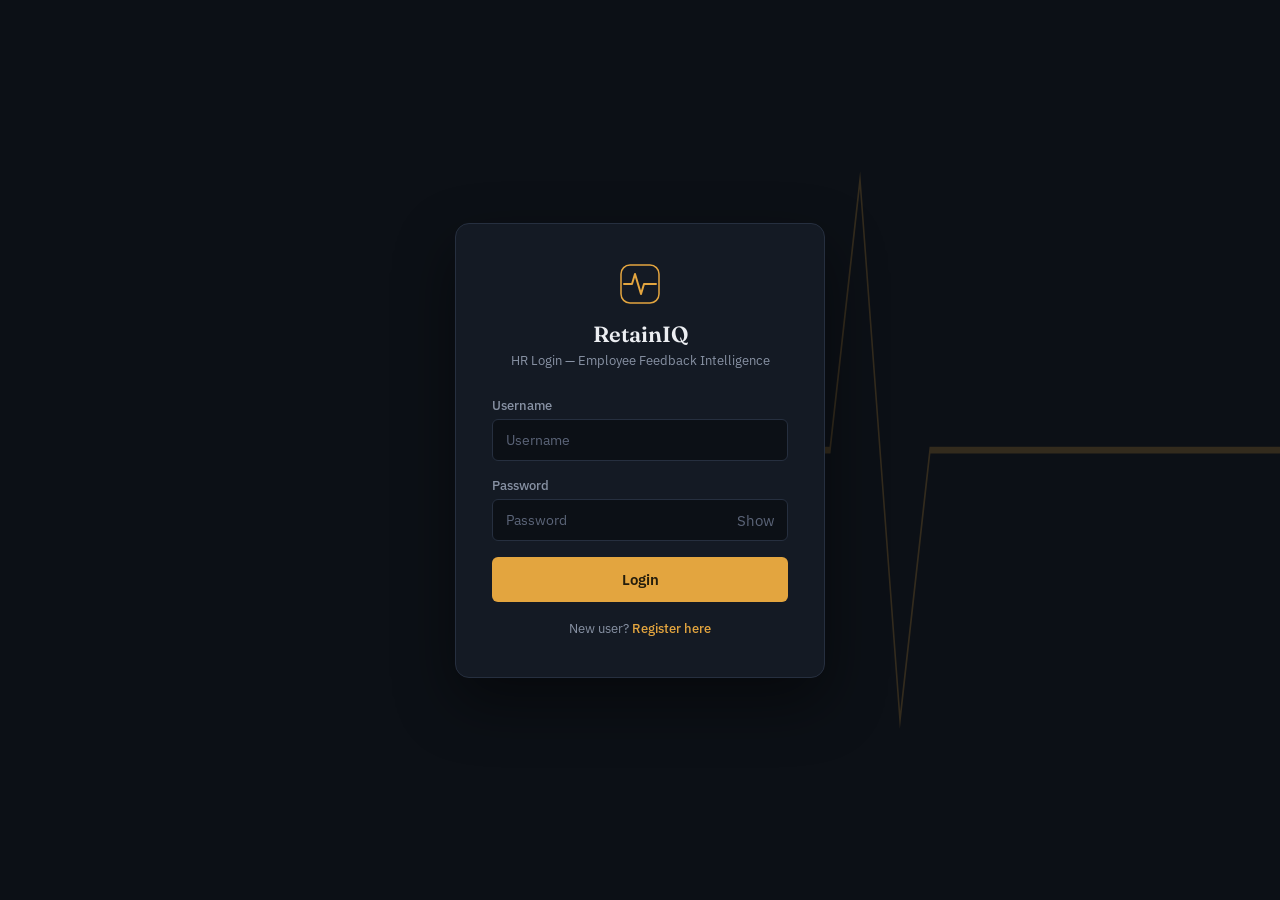
<file: static/index.html>
<!DOCTYPE html>
<html lang="en">
<head>
<meta charset="UTF-8">
<title>RetainIQ - Submit Feedback</title>
<link rel="stylesheet" href="style.css">
</head>
<body>
<script>
  if (sessionStorage.getItem("loggedIn") !== "true") {
    window.location.href = "login.html";
  }
</script>

<header class="app-header">
  <svg class="pulse-watermark" viewBox="0 0 480 100" preserveAspectRatio="none" xmlns="http://www.w3.org/2000/svg">
    <path d="M0 50 H140 L160 15 L190 85 L215 50 H480" stroke="#e3a53f" stroke-width="1.5" fill="none"/>
  </svg>
  <div class="brand">
    <svg class="pulse-mark" viewBox="0 0 40 40" fill="none" xmlns="http://www.w3.org/2000/svg">
      <rect x="1" y="1" width="38" height="38" rx="9" stroke="#e3a53f" stroke-width="1.5"/>
      <path d="M4 20H12L15 10L21 30L24 20H36" stroke="#e3a53f" stroke-width="2" stroke-linecap="round" stroke-linejoin="round"/>
    </svg>
    <div class="brand-text">
      <h1>RetainIQ</h1>
      <p>Employee Feedback Intelligence</p>
    </div>
  </div>
  <nav class="app-nav">
    <a href="index.html" class="active">Submit</a>
    <a href="dashboard.html">Dashboard</a>
    <a href="history.html">History</a>
    <a href="analytics.html">Analytics</a>
    <button class="logout-btn" onclick="logout()">Logout</button>
  </nav>
</header>

<div class="container">
  <div class="card">
    <span class="eyebrow">New submission</span>
    <h2>Submit Employee Feedback</h2>

    <label for="employee_name">Employee name</label>
    <input type="text" id="employee_name" placeholder="e.g. Priya Raman">

    <label for="department">Department</label>
    <select id="department">
      <option>Engineering</option>
      <option>Sales</option>
      <option>Marketing</option>
      <option>HR</option>
      <option>Finance</option>
      <option>Operations</option>
    </select>

    <label for="feedback_text">Feedback</label>
    <textarea id="feedback_text" placeholder="Type feedback here..."></textarea>

    <label style="display:flex; align-items:center; gap:8px; cursor:pointer; margin-bottom:18px;">
      <input type="checkbox" id="anonymous" style="width:auto; margin:0;">
      <span style="font-size:13px; color:var(--text-secondary);">Submit anonymously (name hidden from HR reports)</span>
    </label>

    <button class="submit-btn" onclick="submitFeedback()">Analyze &amp; submit</button>

    <div id="result-box"></div>
  </div>
</div>

<div id="chat-widget">
  <button id="chat-toggle-btn" onclick="toggleChat()">&#9679;</button>
  <div id="chat-window">
    <div id="chat-header">
      Ask RetainIQ
      <span onclick="toggleChat()">&#10005;</span>
    </div>
    <div id="chat-messages"></div>
    <div id="chat-input-row">
      <input type="text" id="chat-input" placeholder="Ask about feedback trends...">
      <button onclick="sendChatMessage()">&#10148;</button>
    </div>
  </div>
</div>

<script>
const API = window.location.origin;

async function submitFeedback() {
  const employee_name = document.getElementById("employee_name").value;
  const department = document.getElementById("department").value;
  const feedback_text = document.getElementById("feedback_text").value;
  const anonymous = document.getElementById("anonymous").checked;

  if (!employee_name || !feedback_text) {
    alert("Please fill employee name and feedback");
    return;
  }

  const resultBox = document.getElementById("result-box");
  resultBox.style.display = "block";
  resultBox.innerHTML = "Analyzing with AI...";

  try {
    const res = await fetch(`${API}/submit-feedback`, {
      method: "POST",
      headers: { "Content-Type": "application/json" },
      body: JSON.stringify({ employee_name, department, feedback_text, anonymous })
    });
    const data = await res.json();
    const a = data.analysis;

    resultBox.innerHTML = `
      <b>Sentiment</b><br>${a.sentiment} &nbsp; <span class="badge ${a.sentiment}">${a.sentiment}</span><br><br>
      <b>Category</b><br>${a.category}<br><br>
      <b>Risk score</b><br>${a.risk_score}/100<br><br>
      <b>Summary</b><br>${a.summary}<br><br>
      <b>Recommended action</b><br>${a.recommended_action}
    `;

    document.getElementById("employee_name").value = "";
    document.getElementById("feedback_text").value = "";
    document.getElementById("anonymous").checked = false;

  } catch (err) {
    resultBox.innerHTML = "Error: " + err;
  }
}

function logout() {
  sessionStorage.removeItem("loggedIn");
  window.location.href = "login.html";
}

function toggleChat() {
  document.getElementById("chat-window").classList.toggle("open");
}

async function sendChatMessage() {
  const input = document.getElementById("chat-input");
  const question = input.value.trim();
  if (!question) return;

  const messagesDiv = document.getElementById("chat-messages");
  messagesDiv.innerHTML += `<div class="chat-msg user">${question}</div>`;
  input.value = "";
  messagesDiv.scrollTop = messagesDiv.scrollHeight;

  messagesDiv.innerHTML += `<div class="chat-msg bot" id="typing-msg">Thinking...</div>`;
  messagesDiv.scrollTop = messagesDiv.scrollHeight;

  try {
    const res = await fetch(`${API}/ask-agent`, {
      method: "POST",
      headers: { "Content-Type": "application/json" },
      body: JSON.stringify({ question })
    });
    const data = await res.json();

    document.getElementById("typing-msg").remove();
    messagesDiv.innerHTML += `<div class="chat-msg bot">${data.answer}</div>`;
    messagesDiv.scrollTop = messagesDiv.scrollHeight;
  } catch (err) {
    document.getElementById("typing-msg").innerText = "Error getting response";
  }
}

document.getElementById("chat-input").addEventListener("keypress", function(e) {
  if (e.key === "Enter") sendChatMessage();
});
</script>

</body>
</html>
</file>
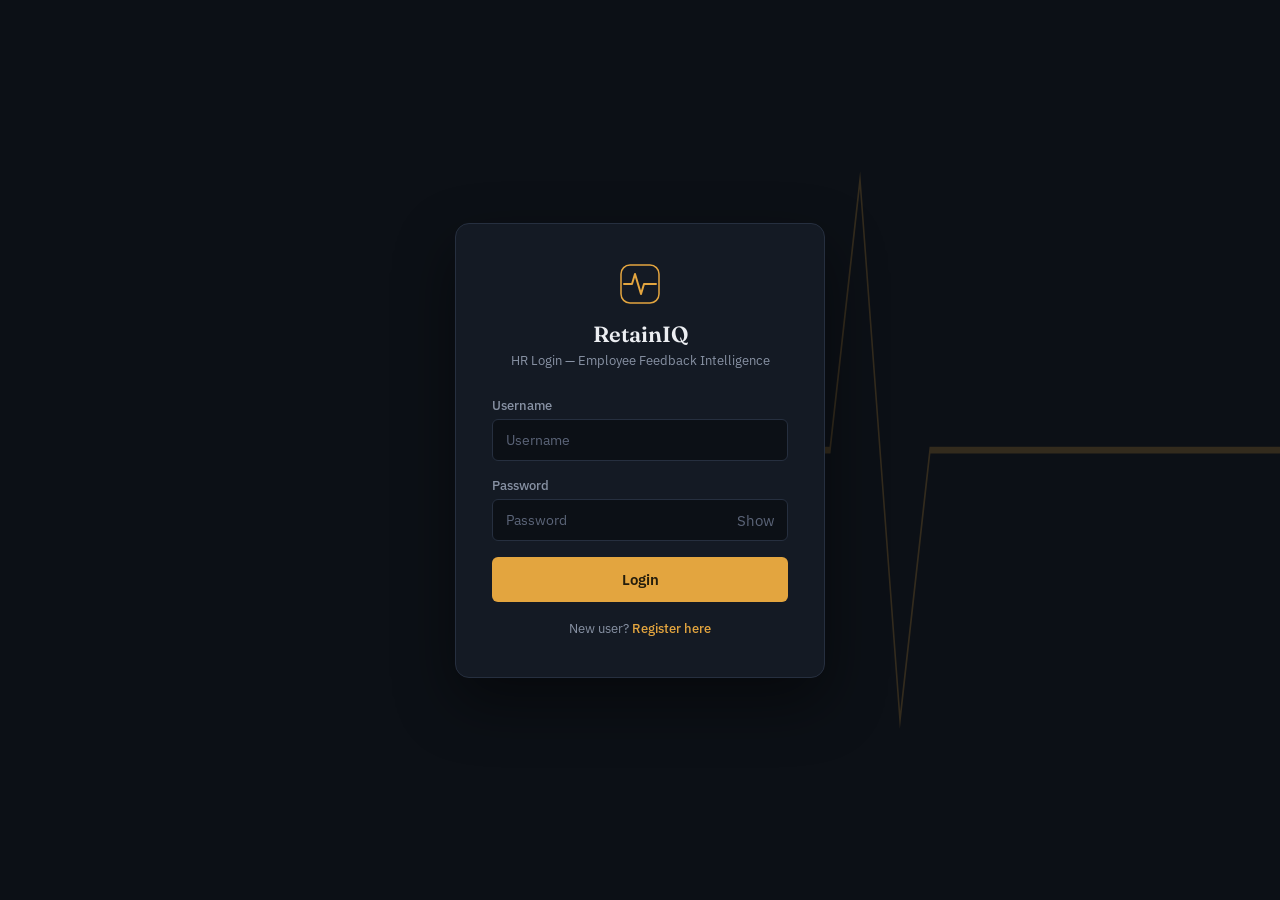
<file: static/dashboard.html>
<!DOCTYPE html>
<html lang="en">
<head>
<meta charset="UTF-8">
<title>RetainIQ - Dashboard</title>
<link rel="stylesheet" href="style.css">
</head>
<body>
<script>
  if (sessionStorage.getItem("loggedIn") !== "true") {
    window.location.href = "login.html";
  }
</script>

<header class="app-header">
  <svg class="pulse-watermark" viewBox="0 0 480 100" preserveAspectRatio="none" xmlns="http://www.w3.org/2000/svg">
    <path d="M0 50 H140 L160 15 L190 85 L215 50 H480" stroke="#e3a53f" stroke-width="1.5" fill="none"/>
  </svg>
  <div class="brand">
    <svg class="pulse-mark" viewBox="0 0 40 40" fill="none" xmlns="http://www.w3.org/2000/svg">
      <rect x="1" y="1" width="38" height="38" rx="9" stroke="#e3a53f" stroke-width="1.5"/>
      <path d="M4 20H12L15 10L21 30L24 20H36" stroke="#e3a53f" stroke-width="2" stroke-linecap="round" stroke-linejoin="round"/>
    </svg>
    <div class="brand-text">
      <h1>RetainIQ</h1>
      <p>Employee Feedback Intelligence</p>
    </div>
  </div>
  <nav class="app-nav">
    <a href="index.html">Submit</a>
    <a href="dashboard.html" class="active">Dashboard</a>
    <a href="history.html">History</a>
    <a href="analytics.html">Analytics</a>
    <button class="logout-btn" onclick="logout()">Logout</button>
  </nav>
</header>

<div class="container-wide">

  <div class="stats-row">
    <div class="stat-box"><div class="val" id="total-count">0</div><div class="label">Total feedback</div></div>
    <div class="stat-box"><div class="val" id="avg-risk">0</div><div class="label">Avg risk score</div></div>
    <div class="stat-box"><div class="val" id="negative-count">0</div><div class="label">Negative cases</div></div>
  </div>

  <div class="alert-box" id="alert-box">
    <h3>High attrition risk detected</h3>
    <div id="alert-list"></div>
  </div>

  <div class="card">
    <h2>Recent feedback</h2>
    <div id="feed-list"></div>
    <div class="empty" id="empty-msg" style="display:none;">No feedback submitted yet.</div>
  </div>

</div>

<script>
const API = window.location.origin;

async function loadDashboard() {
  try {
    const statsRes = await fetch(`${API}/dashboard-stats`);
    const stats = await statsRes.json();

    document.getElementById("total-count").innerText = stats.total;
    document.getElementById("avg-risk").innerText = stats.avg_risk_score;
    document.getElementById("negative-count").innerText = stats.sentiment_breakdown?.Negative || 0;

    const feedRes = await fetch(`${API}/all-feedback`);
    const feedData = await feedRes.json();
    const allFeedback = feedData.feedback.reverse();

    if (allFeedback.length === 0) {
      document.getElementById("empty-msg").style.display = "block";
      return;
    }

    const highRisk = allFeedback.filter(item => item.risk_score >= 70);
    if (highRisk.length > 0) {
      const AVG_REPLACEMENT_COST = 450000; // estimated cost to replace one employee (INR)
      const totalCostRisk = highRisk.length * AVG_REPLACEMENT_COST;

      document.getElementById("alert-box").style.display = "block";
      document.getElementById("alert-list").innerHTML = `
        <div class="emp" style="font-size:15px; margin-bottom:10px;">
          Estimated replacement cost if these employees resign: <b>&#8377;${totalCostRisk.toLocaleString('en-IN')}</b>
        </div>
        ` + highRisk.map(item =>
          `<div class="emp">&bull; <b>${item.employee_name}</b> (${item.department}) &mdash; Risk score: ${item.risk_score}/100</div>`
        ).join("");
    }

    const list = document.getElementById("feed-list");
    list.innerHTML = "";
    allFeedback.slice(0, 6).forEach(item => {
      list.innerHTML += `
        <div class="feedback-item ${item.sentiment}">
          <div class="top-row">
            <span>${item.employee_name} &bull; ${item.department}</span>
            <span class="badge ${item.sentiment}">${item.sentiment}</span>
          </div>
          <div class="summary">${item.summary}</div>
        </div>
      `;
    });
  } catch (err) {
    console.error("Error loading dashboard:", err);
    document.getElementById("empty-msg").innerText = "Error loading data: " + err;
    document.getElementById("empty-msg").style.display = "block";
  }
}

function logout() {
  sessionStorage.removeItem("loggedIn");
  window.location.href = "login.html";
}

loadDashboard();
</script>

</body>
</html>
</file>
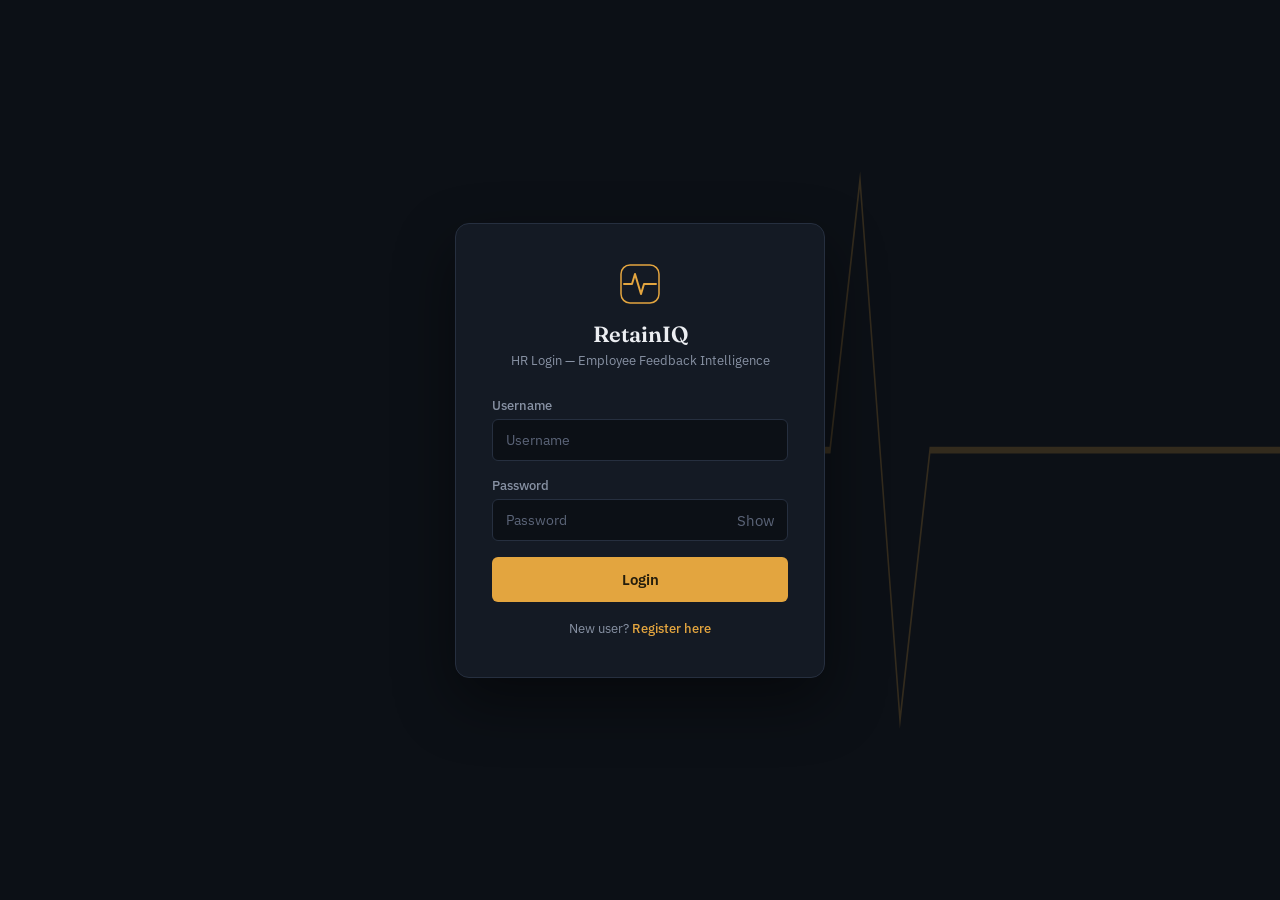
<file: static/history.html>
<!DOCTYPE html>
<html lang="en">
<head>
<meta charset="UTF-8">
<title>RetainIQ - History</title>
<link rel="stylesheet" href="style.css">
</head>
<body>
<script>
  if (sessionStorage.getItem("loggedIn") !== "true") {
    window.location.href = "login.html";
  }
</script>

<header class="app-header">
  <svg class="pulse-watermark" viewBox="0 0 480 100" preserveAspectRatio="none" xmlns="http://www.w3.org/2000/svg">
    <path d="M0 50 H140 L160 15 L190 85 L215 50 H480" stroke="#e3a53f" stroke-width="1.5" fill="none"/>
  </svg>
  <div class="brand">
    <svg class="pulse-mark" viewBox="0 0 40 40" fill="none" xmlns="http://www.w3.org/2000/svg">
      <rect x="1" y="1" width="38" height="38" rx="9" stroke="#e3a53f" stroke-width="1.5"/>
      <path d="M4 20H12L15 10L21 30L24 20H36" stroke="#e3a53f" stroke-width="2" stroke-linecap="round" stroke-linejoin="round"/>
    </svg>
    <div class="brand-text">
      <h1>RetainIQ</h1>
      <p>Employee Feedback Intelligence</p>
    </div>
  </div>
  <nav class="app-nav">
    <a href="index.html">Submit</a>
    <a href="dashboard.html">Dashboard</a>
    <a href="history.html" class="active">History</a>
    <a href="analytics.html">Analytics</a>
    <button class="logout-btn" onclick="logout()">Logout</button>
  </nav>
</header>

<div class="container-wide">

  <div class="filters">
    <input type="text" id="search-box" placeholder="Search by employee name..." oninput="renderTable()">
    <select id="dept-filter" onchange="renderTable()">
      <option value="">All departments</option>
      <option>Engineering</option>
      <option>Sales</option>
      <option>Marketing</option>
      <option>HR</option>
      <option>Finance</option>
      <option>Operations</option>
    </select>
    <select id="sentiment-filter" onchange="renderTable()">
      <option value="">All sentiments</option>
      <option>Positive</option>
      <option>Negative</option>
      <option>Neutral</option>
    </select>
    <select id="sort-filter" onchange="renderTable()">
      <option value="newest">Newest first</option>
      <option value="risk-high">Highest risk first</option>
      <option value="risk-low">Lowest risk first</option>
    </select>
    <button class="primary" style="width:auto; padding:10px 18px;" onclick="exportCSV()">Export CSV</button>
  </div>

  <div class="card table-card">
    <table>
      <thead>
        <tr>
          <th>Employee</th>
          <th>Department</th>
          <th>Sentiment</th>
          <th>Category</th>
          <th>Risk score</th>
          <th>Summary</th>
        </tr>
      </thead>
      <tbody id="table-body"></tbody>
    </table>
    <div class="empty" id="empty-msg" style="display:none;">No feedback records found.</div>
  </div>

</div>

<script>
const API = window.location.origin;
let allFeedback = [];

async function loadHistory() {
  try {
    const res = await fetch(`${API}/all-feedback`);
    const data = await res.json();
    allFeedback = data.feedback;
    renderTable();
  } catch (err) {
    console.error("Error loading history:", err);
    document.getElementById("empty-msg").innerText = "Error loading data: " + err;
    document.getElementById("empty-msg").style.display = "block";
  }
}

function riskClass(score) {
  if (score >= 70) return "risk-high";
  if (score >= 40) return "risk-mid";
  return "risk-low";
}

function renderTable() {
  const search = document.getElementById("search-box").value.toLowerCase();
  const dept = document.getElementById("dept-filter").value;
  const sentiment = document.getElementById("sentiment-filter").value;
  const sort = document.getElementById("sort-filter").value;

  let filtered = allFeedback.filter(item => {
    const matchSearch = item.employee_name.toLowerCase().includes(search);
    const matchDept = dept ? item.department === dept : true;
    const matchSentiment = sentiment ? item.sentiment === sentiment : true;
    return matchSearch && matchDept && matchSentiment;
  });

  if (sort === "risk-high") filtered.sort((a,b) => b.risk_score - a.risk_score);
  else if (sort === "risk-low") filtered.sort((a,b) => a.risk_score - b.risk_score);
  else filtered.reverse();

  const tbody = document.getElementById("table-body");
  const emptyMsg = document.getElementById("empty-msg");

  if (filtered.length === 0) {
    tbody.innerHTML = "";
    emptyMsg.style.display = "block";
    return;
  }
  emptyMsg.style.display = "none";

  tbody.innerHTML = filtered.map(item => `
    <tr>
      <td>${item.employee_name}</td>
      <td>${item.department}</td>
      <td><span class="badge ${item.sentiment}">${item.sentiment}</span></td>
      <td>${item.category}</td>
      <td class="${riskClass(item.risk_score)}">${item.risk_score}/100</td>
      <td>${item.summary}</td>
    </tr>
  `).join("");
}

function logout() {
  sessionStorage.removeItem("loggedIn");
  window.location.href = "login.html";
}

function exportCSV() {
  if (!allFeedback.length) {
    alert("No feedback to export yet.");
    return;
  }
  const headers = ["Employee", "Department", "Sentiment", "Category", "Risk Score", "Summary", "Recommended Action", "Submitted At"];
  const rows = allFeedback.map(item => [
    item.employee_name, item.department, item.sentiment, item.category,
    item.risk_score, item.summary, item.recommended_action, item.created_at
  ]);

  const escapeCell = (val) => `"${String(val ?? "").replace(/"/g, '""')}"`;
  const csv = [headers.map(escapeCell).join(","), ...rows.map(r => r.map(escapeCell).join(","))].join("\n");

  const blob = new Blob([csv], { type: "text/csv;charset=utf-8;" });
  const url = URL.createObjectURL(blob);
  const link = document.createElement("a");
  link.href = url;
  link.download = `RetainIQ-feedback-${new Date().toISOString().slice(0,10)}.csv`;
  link.click();
  URL.revokeObjectURL(url);
}

loadHistory();
</script>

</body>
</html>
</file>
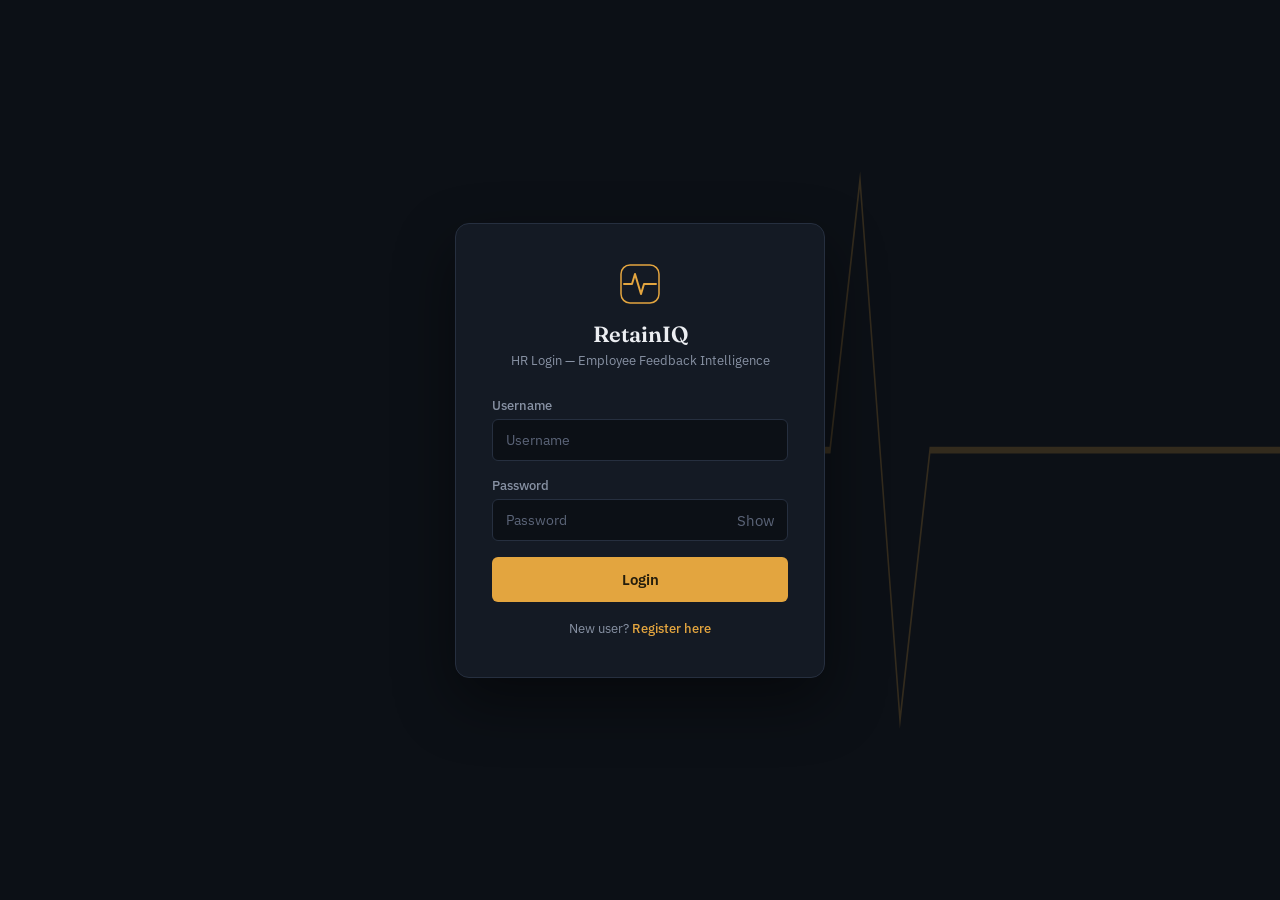
<file: static/login.html>
<!DOCTYPE html>
<html lang="en">
<head>
<meta charset="UTF-8">
<title>RetainIQ - HR Login</title>
<link rel="stylesheet" href="style.css">
</head>
<body>

<div class="auth-shell">
  <svg class="pulse-watermark" style="width:60%;max-width:700px;" viewBox="0 0 700 200" preserveAspectRatio="none" xmlns="http://www.w3.org/2000/svg">
    <path d="M0 100 H250 L280 40 L320 160 L350 100 H700" stroke="#e3a53f" stroke-width="1.5" fill="none"/>
  </svg>
  <div class="auth-box">
    <div class="logo-mark">
      <svg viewBox="0 0 40 40" fill="none" xmlns="http://www.w3.org/2000/svg">
        <rect x="1" y="1" width="38" height="38" rx="9" stroke="#e3a53f" stroke-width="1.5"/>
        <path d="M4 20H12L15 10L21 30L24 20H36" stroke="#e3a53f" stroke-width="2" stroke-linecap="round" stroke-linejoin="round"/>
      </svg>
    </div>
    <h2>RetainIQ</h2>
    <p>HR Login &mdash; Employee Feedback Intelligence</p>

    <label for="username">Username</label>
    <input type="text" id="username" placeholder="Username">

    <label for="password">Password</label>
    <div class="password-wrapper">
      <input type="password" id="password" placeholder="Password">
      <span onclick="togglePassword('password', this)">Show</span>
    </div>

    <button class="primary" onclick="login()">Login</button>
    <div class="error" id="error-msg"></div>

    <div class="link">New user? <a onclick="window.location.href='register.html'">Register here</a></div>
  </div>
</div>

<script>
const API = window.location.origin;

function togglePassword(fieldId, icon) {
  const field = document.getElementById(fieldId);
  if (field.type === "password") {
    field.type = "text";
    icon.textContent = "Hide";
  } else {
    field.type = "password";
    icon.textContent = "Show";
  }
}

async function login() {
  const username = document.getElementById("username").value.trim();
  const password = document.getElementById("password").value;
  const errorMsg = document.getElementById("error-msg");
  errorMsg.style.display = "none";

  if (!username || !password) {
    errorMsg.innerText = "Please enter username and password";
    errorMsg.style.display = "block";
    return;
  }

  try {
    const res = await fetch(`${API}/login`, {
      method: "POST",
      headers: { "Content-Type": "application/json" },
      body: JSON.stringify({ username, password })
    });
    const data = await res.json();

    if (!res.ok) {
      errorMsg.innerText = data.detail || "Login failed";
      errorMsg.style.display = "block";
      return;
    }

    sessionStorage.setItem("loggedIn", "true");
    sessionStorage.setItem("username", data.username);
    window.location.href = "index.html";

  } catch (err) {
    errorMsg.innerText = "Server error, try again";
    errorMsg.style.display = "block";
  }
}

document.addEventListener("keypress", function(e) {
  if (e.key === "Enter") login();
});
</script>

</body>
</html>
</file>
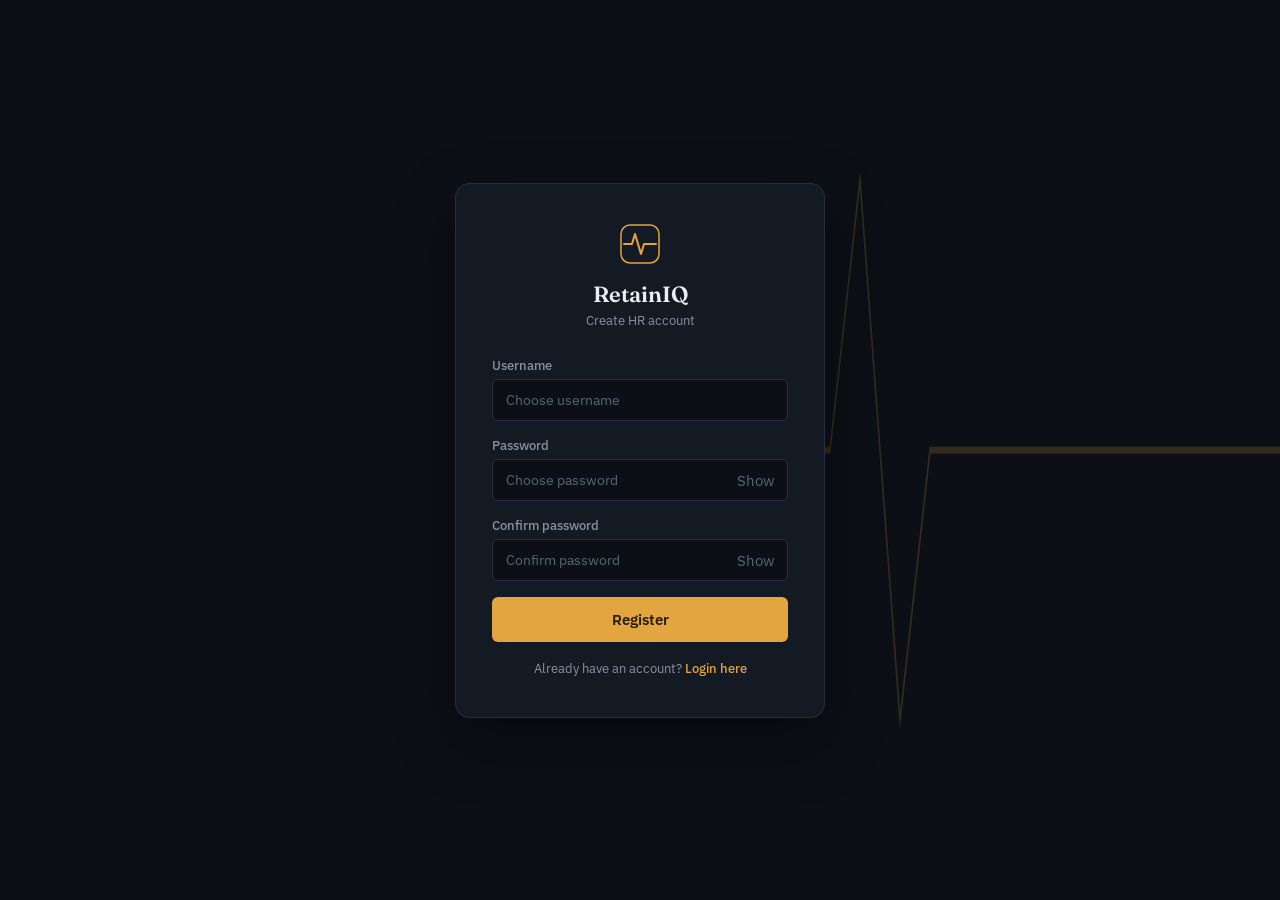
<file: static/register.html>
<!DOCTYPE html>
<html lang="en">
<head>
<meta charset="UTF-8">
<title>RetainIQ - Register</title>
<link rel="stylesheet" href="style.css">
</head>
<body>

<div class="auth-shell">
  <svg class="pulse-watermark" style="width:60%;max-width:700px;" viewBox="0 0 700 200" preserveAspectRatio="none" xmlns="http://www.w3.org/2000/svg">
    <path d="M0 100 H250 L280 40 L320 160 L350 100 H700" stroke="#e3a53f" stroke-width="1.5" fill="none"/>
  </svg>
  <div class="auth-box">
    <div class="logo-mark">
      <svg viewBox="0 0 40 40" fill="none" xmlns="http://www.w3.org/2000/svg">
        <rect x="1" y="1" width="38" height="38" rx="9" stroke="#e3a53f" stroke-width="1.5"/>
        <path d="M4 20H12L15 10L21 30L24 20H36" stroke="#e3a53f" stroke-width="2" stroke-linecap="round" stroke-linejoin="round"/>
      </svg>
    </div>
    <h2>RetainIQ</h2>
    <p>Create HR account</p>

    <label for="username">Username</label>
    <input type="text" id="username" placeholder="Choose username">

    <label for="password">Password</label>
    <div class="password-wrapper">
      <input type="password" id="password" placeholder="Choose password">
      <span onclick="togglePassword('password', this)">Show</span>
    </div>

    <label for="confirm_password">Confirm password</label>
    <div class="password-wrapper">
      <input type="password" id="confirm_password" placeholder="Confirm password">
      <span onclick="togglePassword('confirm_password', this)">Show</span>
    </div>

    <button class="primary" onclick="registerUser()">Register</button>
    <div class="msg error" id="error-msg"></div>
    <div class="msg success" id="success-msg"></div>

    <div class="link">Already have an account? <a onclick="window.location.href='login.html'">Login here</a></div>
  </div>
</div>

<script>
const API = window.location.origin;

function togglePassword(fieldId, icon) {
  const field = document.getElementById(fieldId);
  if (field.type === "password") {
    field.type = "text";
    icon.textContent = "Hide";
  } else {
    field.type = "password";
    icon.textContent = "Show";
  }
}

async function registerUser() {
  const username = document.getElementById("username").value.trim();
  const password = document.getElementById("password").value;
  const confirm_password = document.getElementById("confirm_password").value;

  const errorMsg = document.getElementById("error-msg");
  const successMsg = document.getElementById("success-msg");
  errorMsg.style.display = "none";
  successMsg.style.display = "none";

  if (!username || !password) {
    errorMsg.innerText = "Please fill all fields";
    errorMsg.style.display = "block";
    return;
  }
  if (password !== confirm_password) {
    errorMsg.innerText = "Passwords do not match";
    errorMsg.style.display = "block";
    return;
  }

  try {
    const res = await fetch(`${API}/register`, {
      method: "POST",
      headers: { "Content-Type": "application/json" },
      body: JSON.stringify({ username, password })
    });
    const data = await res.json();

    if (!res.ok) {
      errorMsg.innerText = data.detail || "Registration failed";
      errorMsg.style.display = "block";
      return;
    }

    successMsg.innerText = "Registered successfully! Redirecting to login...";
    successMsg.style.display = "block";
    setTimeout(() => window.location.href = "login.html", 1500);

  } catch (err) {
    errorMsg.innerText = "Server error, try again";
    errorMsg.style.display = "block";
  }
}
</script>

</body>
</html>
</file>
<file: static/style.css>
/* ============================================================
   RetainIQ — Design tokens
   Palette: ink navy surface, single amber "signal" accent,
   teal/coral for sentiment. Display serif (Fraunces) for
   headings against a clean grotesk (IBM Plex Sans) body —
   the pairing reads like an analyst's report, not a generic
   SaaS dashboard.
   ============================================================ */

@import url('https://fonts.googleapis.com/css2?family=Fraunces:opsz,wght@9..144,400;9..144,500;9..144,600&family=IBM+Plex+Sans:wght@400;500;600;700&family=IBM+Plex+Mono:wght@500;600&display=swap');

:root {
  --ink: #0c1016;
  --surface: #141a24;
  --surface-raised: #1b2330;
  --border: #262f3f;
  --border-soft: #1e2634;

  --text-primary: #eceef2;
  --text-secondary: #8892a4;
  --text-muted: #5b6478;

  --accent: #e3a53f;       /* signal amber — brand + primary actions */
  --accent-dim: #7a6335;
  --accent-ink: #241d0c;   /* text-on-accent */

  --positive: #3fbf8f;
  --positive-bg: #12291f;
  --positive-text: #7fe0bb;

  --negative: #e2665a;
  --negative-bg: #2b1615;
  --negative-text: #f0968c;

  --neutral: #d9ab4f;
  --neutral-bg: #2b2213;
  --neutral-text: #edc887;

  --radius-sm: 6px;
  --radius-md: 10px;
  --radius-lg: 14px;

  --font-display: 'Fraunces', Georgia, serif;
  --font-body: 'IBM Plex Sans', 'Segoe UI', sans-serif;
  --font-mono: 'IBM Plex Mono', 'Consolas', monospace;
}

* { margin: 0; padding: 0; box-sizing: border-box; }

html, body {
  background: var(--ink);
  color: var(--text-primary);
  font-family: var(--font-body);
  min-height: 100vh;
}

::selection { background: var(--accent-dim); color: var(--text-primary); }

a { color: inherit; }

/* ---------- Signature motif: the pulse line ---------- */
/* A thin waveform used once, deliberately, as the brand mark
   and again as a quiet header watermark. Not repeated as decoration
   elsewhere. */

.pulse-mark {
  width: 34px;
  height: 34px;
  flex-shrink: 0;
}

.pulse-watermark {
  position: absolute;
  right: 0;
  top: 0;
  height: 100%;
  width: 45%;
  max-width: 480px;
  opacity: 0.18;
  pointer-events: none;
}

/* ---------- Header / nav (shared across app pages) ---------- */

.app-header {
  position: relative;
  overflow: hidden;
  background: var(--surface);
  border-bottom: 1px solid var(--border);
  padding: 22px 36px;
  display: flex;
  justify-content: space-between;
  align-items: center;
  flex-wrap: wrap;
  gap: 16px;
}

.brand {
  display: flex;
  align-items: center;
  gap: 12px;
  position: relative;
  z-index: 1;
}

.brand-text h1 {
  font-family: var(--font-display);
  font-weight: 600;
  font-size: 22px;
  letter-spacing: 0.01em;
  color: var(--text-primary);
}

.brand-text p {
  font-size: 12.5px;
  color: var(--text-secondary);
  margin-top: 2px;
  letter-spacing: 0.02em;
}

.app-nav {
  display: flex;
  gap: 6px;
  flex-wrap: wrap;
  position: relative;
  z-index: 1;
}

.app-nav a, .app-nav button {
  padding: 9px 16px;
  border-radius: var(--radius-sm);
  text-decoration: none;
  font-family: var(--font-body);
  font-weight: 500;
  font-size: 13.5px;
  color: var(--text-secondary);
  background: transparent;
  border: 1px solid transparent;
  cursor: pointer;
  transition: all 0.15s ease;
}

.app-nav a:hover, .app-nav button:hover {
  color: var(--text-primary);
  border-color: var(--border);
}

.app-nav a.active {
  color: var(--accent-ink);
  background: var(--accent);
  font-weight: 600;
}

.app-nav button.logout-btn {
  color: var(--text-muted);
  border: 1px solid var(--border);
}

/* ---------- Layout ---------- */

.container { max-width: 640px; margin: 44px auto; padding: 0 20px; }
.container-wide { max-width: 1120px; margin: 34px auto; padding: 0 20px; }

.card {
  background: var(--surface);
  border-radius: var(--radius-lg);
  padding: 28px;
  border: 1px solid var(--border);
}

.card h2 {
  font-family: var(--font-display);
  font-weight: 600;
  font-size: 19px;
  margin-bottom: 18px;
  color: var(--text-primary);
}

.eyebrow {
  font-family: var(--font-mono);
  font-size: 11px;
  letter-spacing: 0.08em;
  text-transform: uppercase;
  color: var(--accent);
  margin-bottom: 6px;
  display: block;
}

/* ---------- Form elements ---------- */

label {
  display: block;
  font-size: 12.5px;
  color: var(--text-secondary);
  margin-bottom: 6px;
  font-weight: 500;
}

input, select, textarea {
  width: 100%;
  padding: 11px 13px;
  margin-bottom: 16px;
  border-radius: var(--radius-sm);
  border: 1px solid var(--border);
  background: var(--ink);
  color: var(--text-primary);
  font-family: var(--font-body);
  font-size: 14px;
}

input::placeholder, textarea::placeholder { color: var(--text-muted); }

input:focus, select:focus, textarea:focus {
  outline: none;
  border-color: var(--accent);
}

textarea { resize: vertical; min-height: 110px; }

button.primary, .submit-btn {
  width: 100%;
  padding: 13px;
  border: none;
  border-radius: var(--radius-sm);
  background: var(--accent);
  color: var(--accent-ink);
  font-weight: 600;
  font-size: 14.5px;
  font-family: var(--font-body);
  cursor: pointer;
  transition: filter 0.15s ease;
}

button.primary:hover, .submit-btn:hover { filter: brightness(1.08); }
button.primary:active, .submit-btn:active { filter: brightness(0.95); }

/* ---------- Badges ---------- */

.badge {
  padding: 3px 11px;
  border-radius: 20px;
  font-size: 11px;
  font-weight: 600;
  font-family: var(--font-mono);
  letter-spacing: 0.02em;
}
.badge.Negative { background: var(--negative-bg); color: var(--negative-text); }
.badge.Positive { background: var(--positive-bg); color: var(--positive-text); }
.badge.Neutral  { background: var(--neutral-bg);  color: var(--neutral-text); }

.risk-high { color: var(--negative-text); font-weight: 600; font-family: var(--font-mono); }
.risk-mid  { color: var(--neutral-text);  font-weight: 600; font-family: var(--font-mono); }
.risk-low  { color: var(--positive-text); font-weight: 600; font-family: var(--font-mono); }

/* ---------- Result / feedback panels ---------- */

#result-box {
  margin-top: 20px;
  padding: 18px;
  background: var(--surface-raised);
  border-radius: var(--radius-md);
  border: 1px solid var(--border-soft);
  border-left: 3px solid var(--accent);
  display: none;
  font-size: 14px;
  line-height: 1.7;
}
#result-box b { color: var(--text-secondary); font-weight: 500; font-size: 12.5px; text-transform: uppercase; letter-spacing: 0.03em; }

/* ---------- Auth pages ---------- */

.auth-shell {
  min-height: 100vh;
  display: flex;
  align-items: center;
  justify-content: center;
  background: var(--ink);
  position: relative;
  overflow: hidden;
}

.auth-box {
  position: relative;
  z-index: 1;
  background: var(--surface);
  padding: 40px 36px;
  border-radius: var(--radius-lg);
  width: 370px;
  border: 1px solid var(--border);
  box-shadow: 0 24px 60px rgba(0,0,0,0.45);
}

.auth-box .logo-mark { display: flex; justify-content: center; margin-bottom: 16px; }
.auth-box .logo-mark svg { width: 40px; height: 40px; }

.auth-box h2 {
  font-family: var(--font-display);
  font-weight: 600;
  text-align: center;
  font-size: 22px;
  color: var(--text-primary);
  margin-bottom: 4px;
}
.auth-box p { text-align: center; color: var(--text-secondary); font-size: 13px; margin-bottom: 28px; }

.msg, .error { font-size: 13px; text-align: center; margin-top: 10px; display: none; }
.error { color: var(--negative-text); }
.success { color: var(--positive-text); }

.link { text-align: center; margin-top: 18px; font-size: 13px; color: var(--text-secondary); }
.link a { color: var(--accent); text-decoration: none; cursor: pointer; font-weight: 500; }

.password-wrapper { position: relative; }
.password-wrapper input { padding-right: 42px; }
.password-wrapper span {
  position: absolute; right: 13px; top: 12px; cursor: pointer; font-size: 15px; color: var(--text-muted);
}

/* ---------- Stats / dashboard ---------- */

.stats-row { display: grid; grid-template-columns: repeat(3, 1fr); gap: 14px; margin-bottom: 22px; }
.stat-box {
  background: var(--surface);
  border-radius: var(--radius-md);
  padding: 20px;
  text-align: center;
  border: 1px solid var(--border);
}
.stat-box .val {
  font-family: var(--font-mono);
  font-size: 30px;
  font-weight: 600;
  color: var(--accent);
}
.stat-box .label { font-size: 12.5px; color: var(--text-secondary); margin-top: 6px; letter-spacing: 0.02em; }

.alert-box {
  background: var(--negative-bg);
  border: 1px solid rgba(226,102,90,0.35);
  border-radius: var(--radius-md);
  padding: 18px 22px;
  margin-bottom: 22px;
  display: none;
}
.alert-box h3 { font-family: var(--font-display); font-weight: 600; color: var(--negative-text); font-size: 15px; margin-bottom: 10px; }
.alert-box .emp { font-size: 13px; color: #f0c3bd; margin-bottom: 4px; }

.feedback-item {
  background: var(--surface-raised);
  border-radius: var(--radius-md);
  padding: 14px 16px;
  margin-bottom: 10px;
  border-left: 3px solid var(--text-muted);
}
.feedback-item.Negative { border-left-color: var(--negative); }
.feedback-item.Positive { border-left-color: var(--positive); }
.feedback-item.Neutral  { border-left-color: var(--neutral); }
.feedback-item .top-row { display: flex; justify-content: space-between; font-size: 13px; color: var(--text-secondary); margin-bottom: 6px; }
.feedback-item .summary { font-size: 14px; color: var(--text-primary); }

.empty { text-align: center; color: var(--text-muted); padding: 34px 0; font-size: 14px; }

/* ---------- History table ---------- */

.filters { display: flex; gap: 12px; margin-bottom: 20px; flex-wrap: wrap; }
.filters input, .filters select { margin-bottom: 0; }
.filters input { flex: 1; min-width: 200px; }

table { width: 100%; border-collapse: collapse; }
th, td { text-align: left; padding: 12px; border-bottom: 1px solid var(--border-soft); font-size: 13.5px; }
th { color: var(--text-secondary); font-size: 11px; text-transform: uppercase; letter-spacing: 0.05em; font-weight: 600; }
td { color: var(--text-primary); }

.card.table-card { overflow-x: auto; }

/* ---------- Analytics grid ---------- */

.analytics-grid {
  display: grid;
  grid-template-columns: 1fr 1fr;
  gap: 22px;
}
@media (max-width: 720px) { .analytics-grid { grid-template-columns: 1fr; } }

/* ---------- Chat widget ---------- */

#chat-widget { position: fixed; bottom: 26px; right: 26px; z-index: 1000; }
#chat-toggle-btn {
  width: 54px; height: 54px; border-radius: 50%; border: none;
  background: var(--accent); color: var(--accent-ink);
  font-size: 20px; cursor: pointer; box-shadow: 0 6px 22px rgba(227,165,63,0.35);
  display: flex; align-items: center; justify-content: center;
}
#chat-window {
  display: none; position: absolute; bottom: 66px; right: 0;
  width: 340px; height: 440px; background: var(--surface); border-radius: var(--radius-lg);
  border: 1px solid var(--border); flex-direction: column; overflow: hidden;
  box-shadow: 0 16px 50px rgba(0,0,0,0.5);
}
#chat-window.open { display: flex; }
#chat-header {
  background: var(--surface-raised); color: var(--text-primary); border-bottom: 1px solid var(--border);
  padding: 14px 16px; font-weight: 600; font-family: var(--font-display); font-size: 15px;
  display: flex; justify-content: space-between; align-items: center;
}
#chat-header span { cursor: pointer; color: var(--text-muted); }
#chat-messages { flex: 1; padding: 14px; overflow-y: auto; display: flex; flex-direction: column; gap: 10px; }
.chat-msg { padding: 10px 12px; border-radius: var(--radius-sm); font-size: 13px; max-width: 85%; line-height: 1.45; }
.chat-msg.user { background: var(--accent); color: var(--accent-ink); align-self: flex-end; font-weight: 500; }
.chat-msg.bot { background: var(--surface-raised); color: var(--text-primary); align-self: flex-start; border: 1px solid var(--border-soft); }
#chat-input-row { display: flex; border-top: 1px solid var(--border); }
#chat-input { flex: 1; padding: 12px; border: none; background: var(--ink); color: var(--text-primary); font-size: 13px; font-family: var(--font-body); }
#chat-input:focus { outline: none; }
#chat-input-row button { width: 48px; border: none; background: var(--surface-raised); color: var(--accent); font-size: 17px; cursor: pointer; }
</file>
